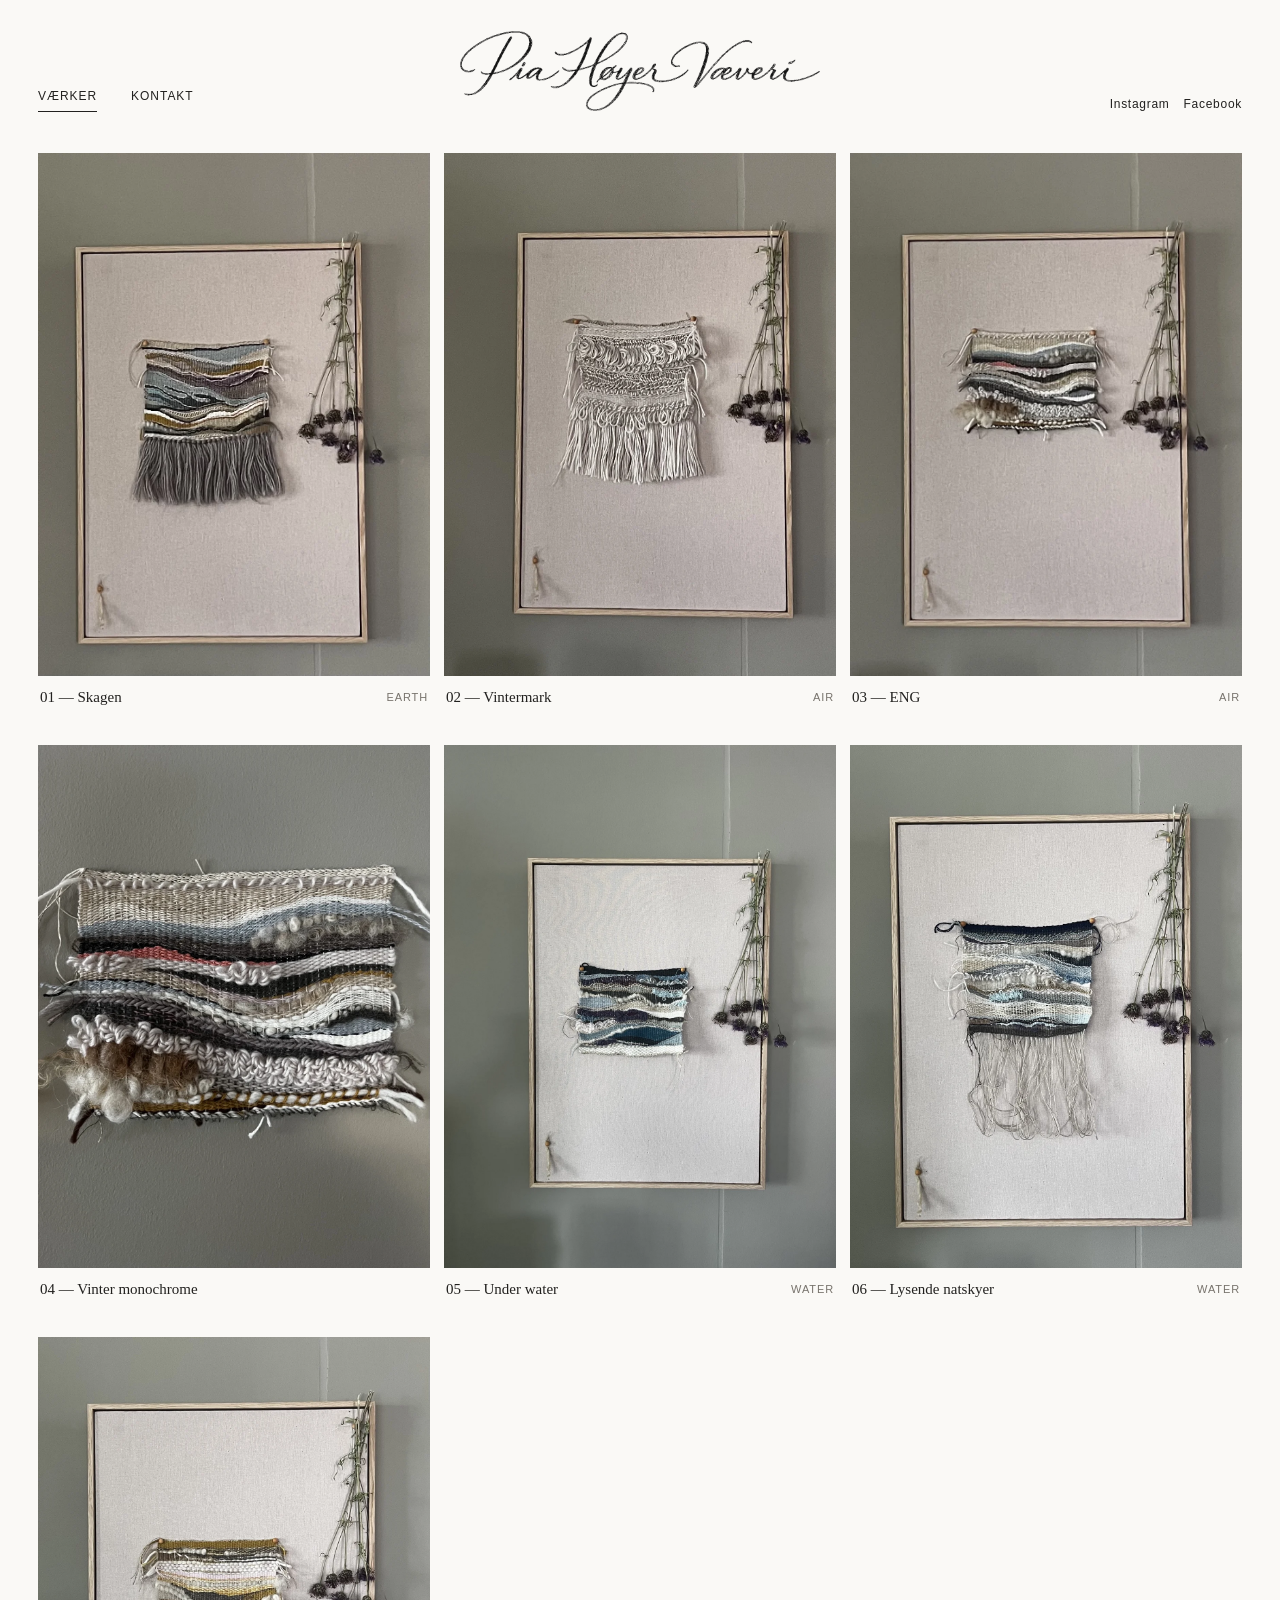
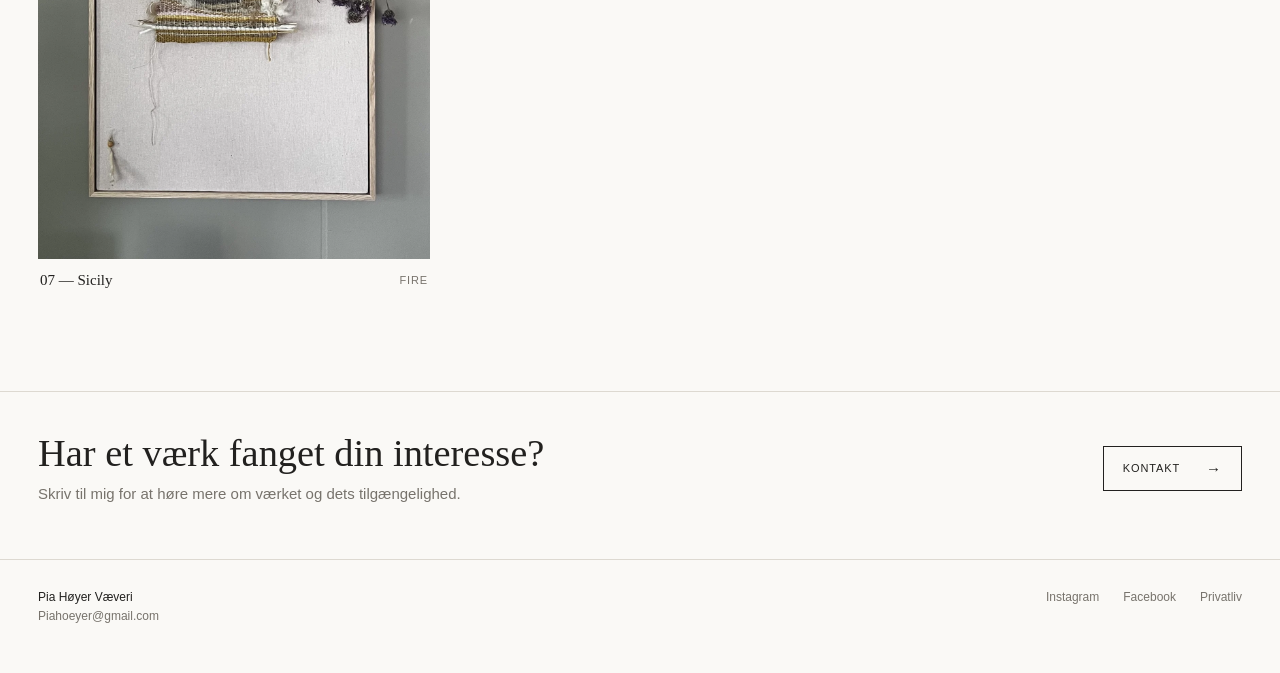
<file: index.html>
<!doctype html><html lang="da"><head><meta charset="utf-8"><meta name="viewport" content="width=device-width,initial-scale=1"><meta name="theme-color" content="#faf9f6"><link rel="icon" href="/assets/favicon.svg"><link rel="stylesheet" href="/assets/styles.css"><script src="/assets/site.js" defer></script><title>Pia Høyer Væveri</title><meta name="description" content="Håndvævede værker af Pia Høyer."></head><body data-page="home"><main><section id="works" class="gallery"><p class="loading">Indlæser værker…</p></section><section class="interest"><div><h2 id="interest-title">Har et værk fanget din interesse?</h2><p id="interest-text">Skriv til mig for at høre mere.</p></div><a class="button" href="/kontakt.html">Kontakt</a></section></main></body></html>
</file>
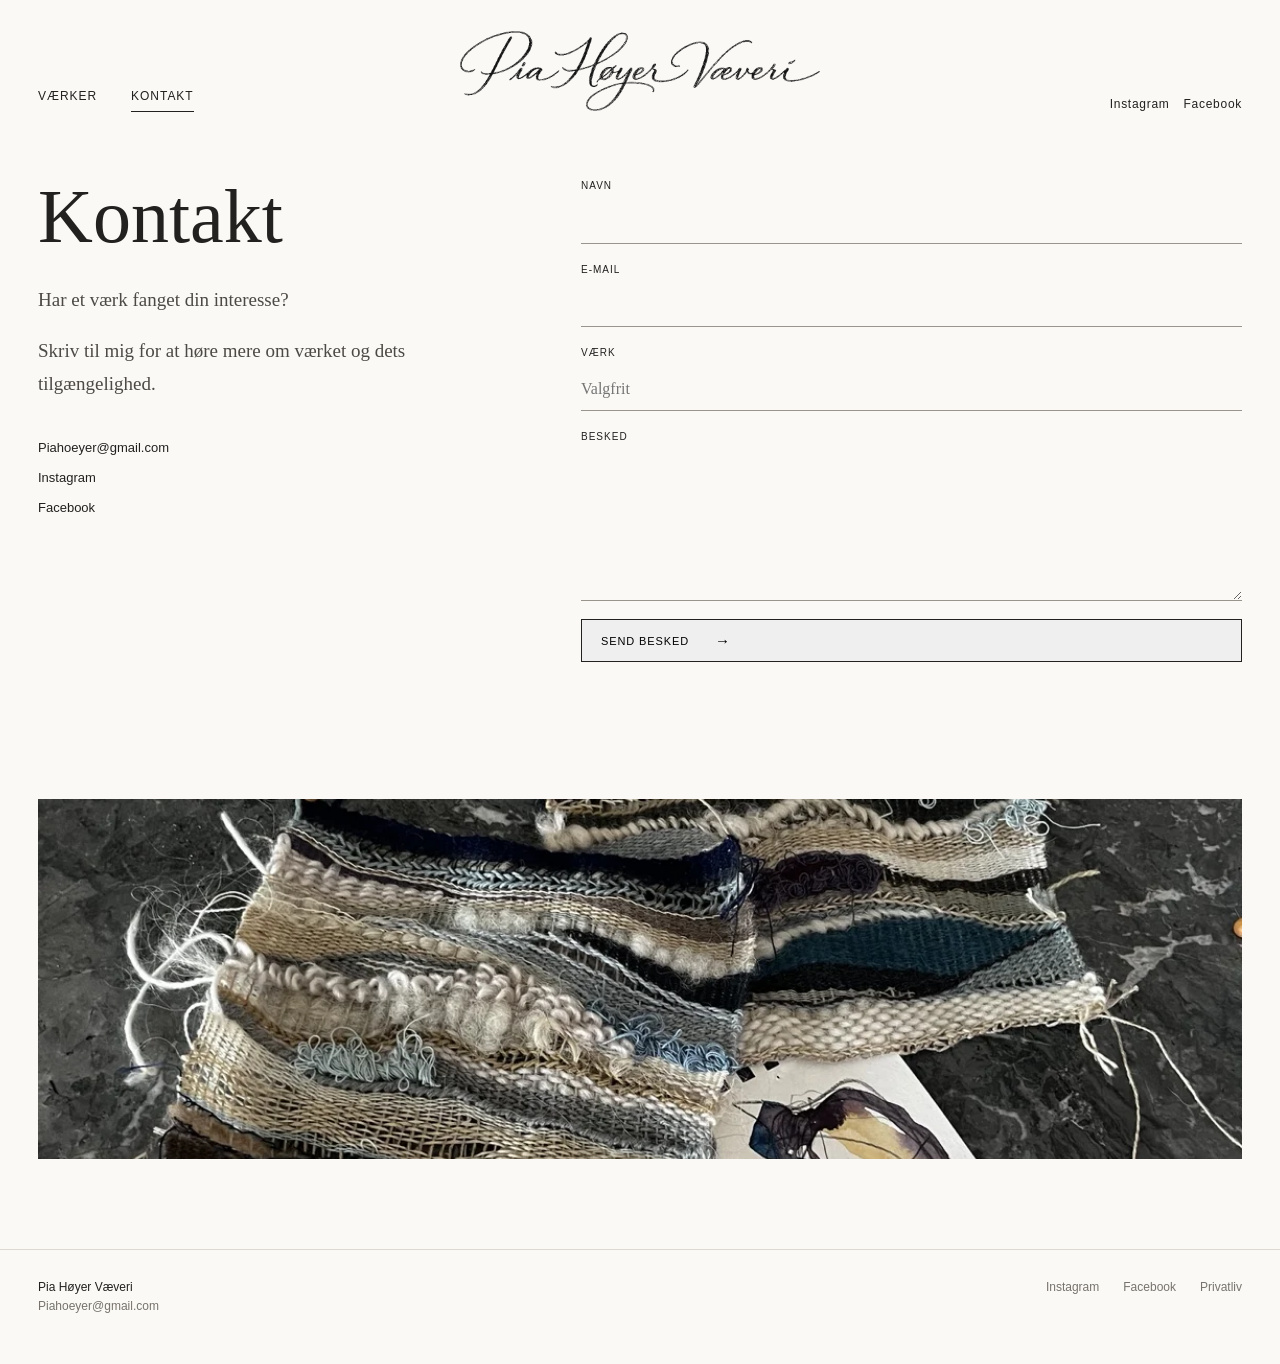
<file: kontakt.html>
<!doctype html><html lang="da"><head><meta charset="utf-8"><meta name="viewport" content="width=device-width,initial-scale=1"><meta name="theme-color" content="#faf9f6"><link rel="icon" href="/assets/favicon.svg"><link rel="stylesheet" href="/assets/styles.css"><script src="/assets/site.js" defer></script><title>Kontakt · Pia Høyer Væveri</title><meta name="description" content="Kontakt Pia Høyer om et vævet værk."></head><body data-page="contact"><main class="contact-page"><section class="contact-copy"><h1>Kontakt</h1><p id="contact-heading"></p><p id="contact-text"></p><div class="contact-meta"><a data-email></a><a data-instagram target="_blank" rel="noopener">Instagram</a><a data-facebook target="_blank" rel="noopener">Facebook</a></div></section><form class="contact-form" name="kontakt" method="POST" data-netlify="true" action="/tak.html"><input type="hidden" name="form-name" value="kontakt"><div class="field"><label for="name">Navn</label><input id="name" name="navn" required autocomplete="name"></div><div class="field"><label for="email">E-mail</label><input id="email" name="email" type="email" required autocomplete="email"></div><div class="field"><label for="work">Værk</label><input id="work" name="vaerk" placeholder="Valgfrit"></div><div class="field"><label for="message">Besked</label><textarea id="message" name="besked" required></textarea></div><button class="button" type="submit">Send besked</button></form><div class="contact-image"><img src="/media/process.webp" alt="Værker og skitser fra væveprocessen"></div></main></body></html>
</file>
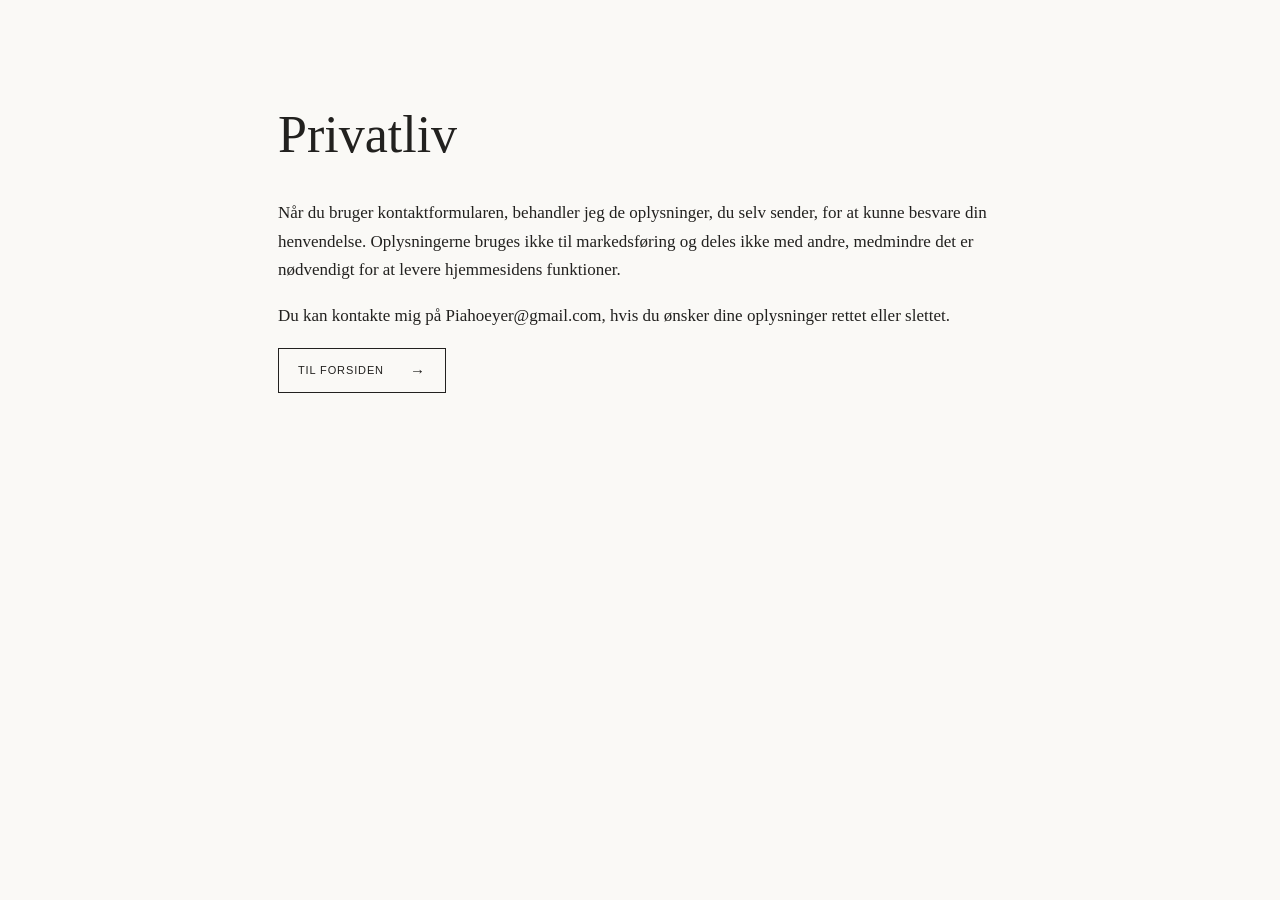
<file: privatliv.html>
<!doctype html><html lang="da"><head><meta charset="utf-8"><meta name="viewport" content="width=device-width,initial-scale=1"><meta name="theme-color" content="#faf9f6"><link rel="icon" href="/assets/favicon.svg"><link rel="stylesheet" href="/assets/styles.css"><script src="/assets/site.js" defer></script><title>Privatliv · Pia Høyer Væveri</title></head><body><main class="legal"><h1>Privatliv</h1><p>Når du bruger kontaktformularen, behandler jeg de oplysninger, du selv sender, for at kunne besvare din henvendelse. Oplysningerne bruges ikke til markedsføring og deles ikke med andre, medmindre det er nødvendigt for at levere hjemmesidens funktioner.</p><p>Du kan kontakte mig på <a data-email></a>, hvis du ønsker dine oplysninger rettet eller slettet.</p><a class="button" href="/">Til forsiden</a></main></body></html>
</file>
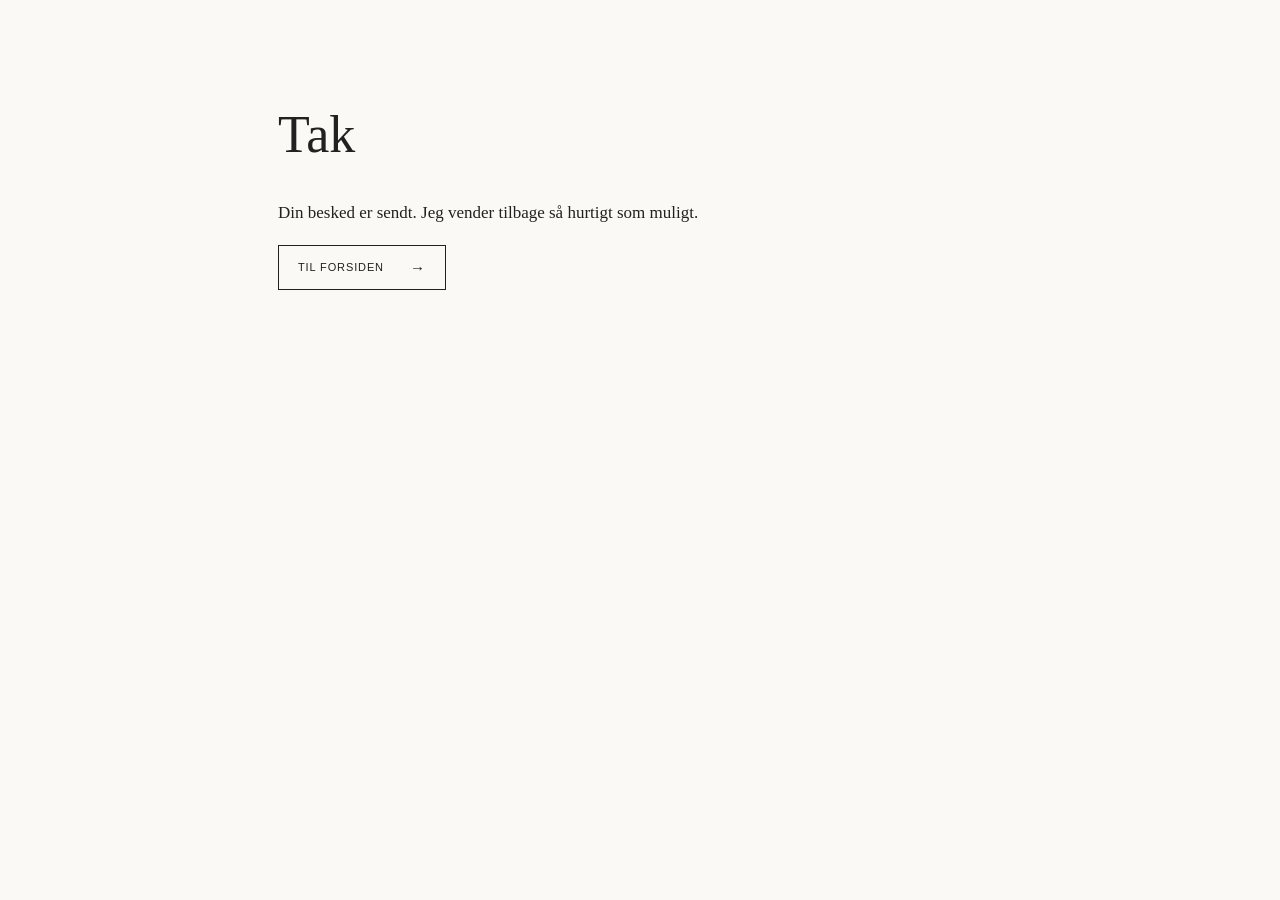
<file: tak.html>
<!doctype html><html lang="da"><head><meta charset="utf-8"><meta name="viewport" content="width=device-width,initial-scale=1"><meta name="theme-color" content="#faf9f6"><link rel="icon" href="/assets/favicon.svg"><link rel="stylesheet" href="/assets/styles.css"><script src="/assets/site.js" defer></script><title>Tak · Pia Høyer Væveri</title></head><body><main class="legal"><h1>Tak</h1><p>Din besked er sendt. Jeg vender tilbage så hurtigt som muligt.</p><a class="button" href="/">Til forsiden</a></main></body></html>
</file>
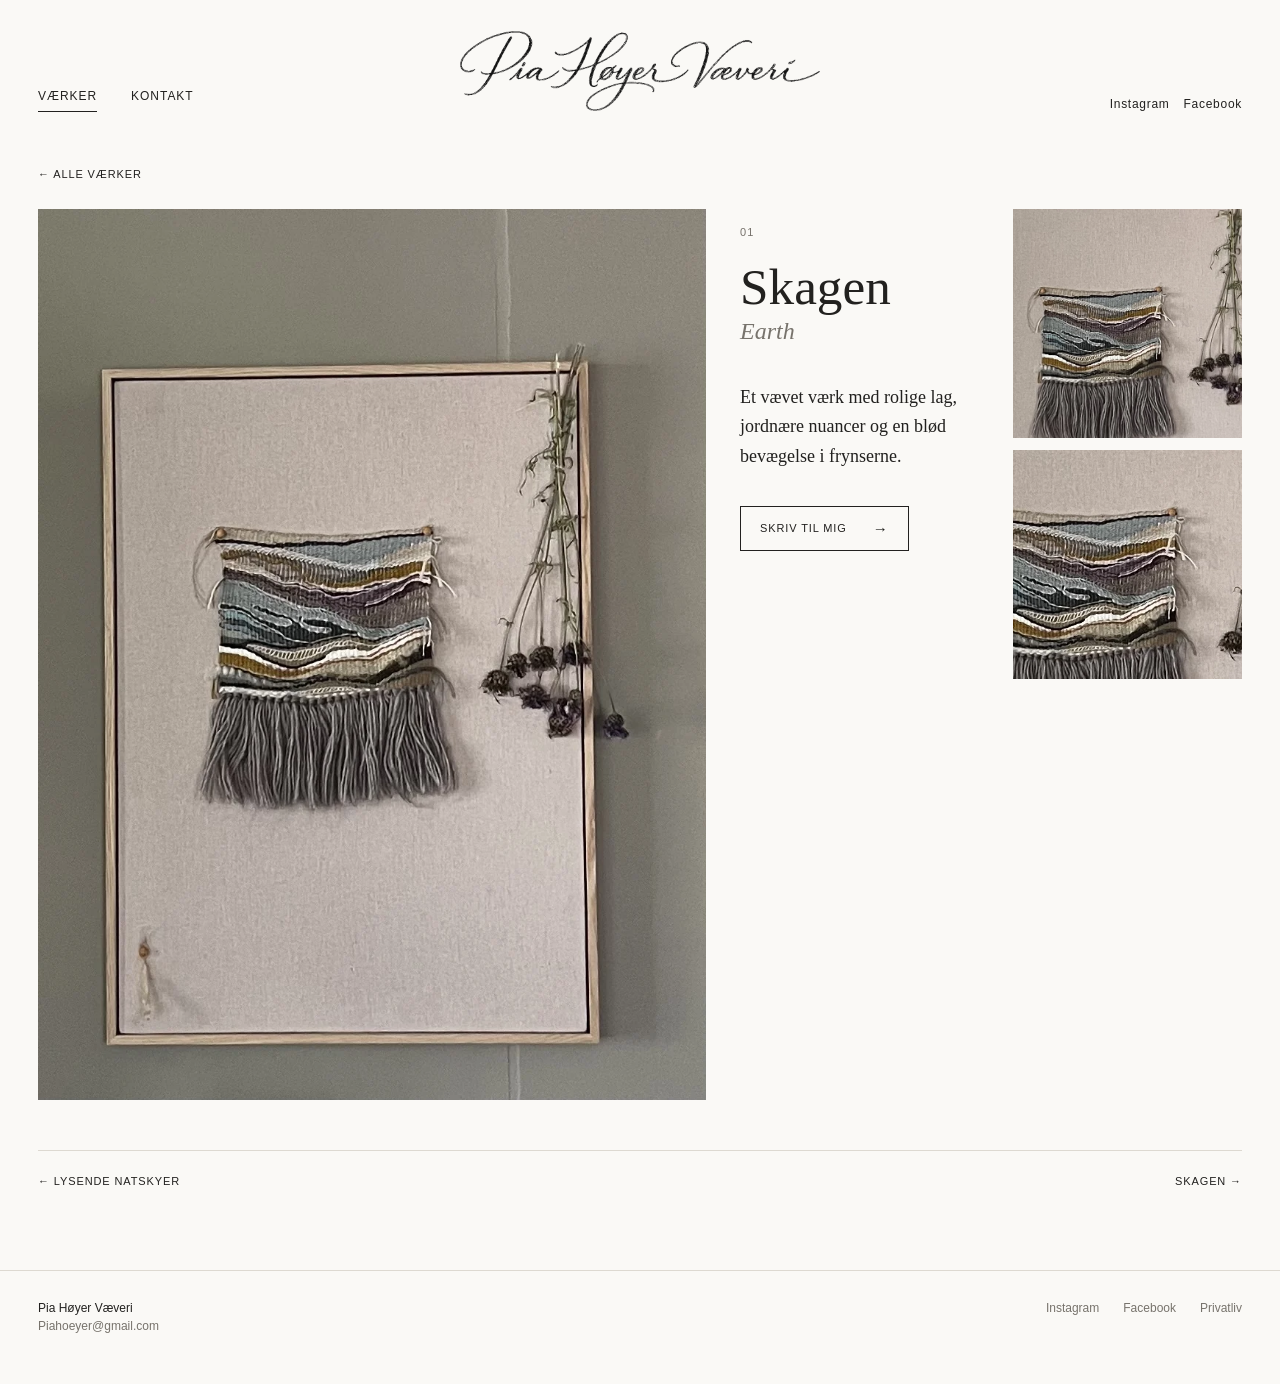
<file: vaerk.html>
<!doctype html><html lang="da"><head><meta charset="utf-8"><meta name="viewport" content="width=device-width,initial-scale=1"><meta name="theme-color" content="#faf9f6"><link rel="icon" href="/assets/favicon.svg"><link rel="stylesheet" href="/assets/styles.css"><script src="/assets/site.js" defer></script><title>Værk · Pia Høyer Væveri</title><meta name="description" content="Se et vævet værk af Pia Høyer."></head><body data-page="work"><main class="work-page"><a class="back" href="/">← Alle værker</a><div class="work-layout"><div class="work-main"><img id="main-image" alt=""></div><section class="work-info"><span id="number" class="work-number"></span><h1 id="work-title"></h1><p id="subtitle" class="work-subtitle"></p><p id="description" class="work-description"></p><a id="work-email" class="button" href="#">Skriv til mig</a></section><div id="work-gallery" class="work-gallery"></div></div><nav class="work-nav"><a id="prev" href="#"></a><a id="next" href="#"></a></nav></main></body></html>
</file>
<file: assets/styles.css>
:root{--paper:#faf9f6;--ink:#22211f;--muted:#77736c;--line:#ddd9d1;--panel:#f1f0ec;--max:1380px;--serif:Georgia,"Times New Roman",serif;--sans:Arial,Helvetica,sans-serif}
*{box-sizing:border-box}html{scroll-behavior:smooth}body{margin:0;background:var(--paper);color:var(--ink);font-family:var(--sans);font-size:15px;line-height:1.55;-webkit-font-smoothing:antialiased}a{color:inherit;text-decoration:none}img{display:block;width:100%;height:auto}.site-header{background:rgba(250,249,246,.96);border-bottom:1px solid transparent}.header-inner{max-width:var(--max);margin:auto;padding:28px 38px 18px;display:grid;grid-template-columns:1fr auto 1fr;align-items:end;gap:24px}.logo{justify-self:center;width:min(360px,44vw)}.logo img{height:86px;object-fit:contain}.nav{display:flex;gap:34px;align-items:center;font-size:12px;letter-spacing:.08em;text-transform:uppercase}.nav a{position:relative;padding:8px 0}.nav a::after{content:"";position:absolute;left:0;right:100%;bottom:2px;height:1px;background:var(--ink);transition:right .25s ease}.nav a:hover::after,.nav a.active::after{right:0}.header-spacer{min-width:100px}.socials{justify-self:end;display:flex;gap:14px;align-items:center}.socials a{font-size:12px;letter-spacing:.06em}.menu-button{display:none;background:none;border:0;padding:10px 0 10px 12px}.menu-button span{display:block;width:24px;height:1px;background:var(--ink);margin:6px 0;transition:.2s}.mobile-menu{display:none}.gallery{max-width:var(--max);margin:0 auto;padding:20px 38px 76px;display:grid;grid-template-columns:repeat(3,minmax(0,1fr));gap:14px}.work-card{min-width:0}.work-card a{display:block}.work-card figure{margin:0;background:#dadbd6;overflow:hidden}.work-card img{aspect-ratio:3/4;object-fit:cover;transition:transform .5s cubic-bezier(.2,.7,.2,1),opacity .25s}.work-card a:hover img{transform:scale(1.012);opacity:.94}.work-caption{display:flex;justify-content:space-between;gap:12px;padding:10px 2px 22px;font-family:var(--serif);font-size:15px}.work-caption span:last-child{font-family:var(--sans);font-size:11px;text-transform:uppercase;letter-spacing:.08em;color:var(--muted);padding-top:3px}.interest{max-width:var(--max);margin:0 auto;padding:40px 38px 54px;border-top:1px solid var(--line);display:flex;align-items:center;justify-content:space-between;gap:32px}.interest h2{font:400 clamp(25px,3vw,43px)/1.1 var(--serif);margin:0 0 8px}.interest p{margin:0;color:var(--muted)}.button{display:inline-flex;align-items:center;gap:26px;border:1px solid var(--ink);padding:13px 19px;font-size:11px;letter-spacing:.08em;text-transform:uppercase;white-space:nowrap;transition:.2s}.button::after{content:"→";font-size:15px;line-height:1}.button:hover{background:var(--ink);color:var(--paper)}.footer{max-width:var(--max);margin:auto;padding:28px 38px 48px;border-top:1px solid var(--line);display:grid;grid-template-columns:1fr auto;gap:24px;font-size:12px;color:var(--muted)}.footer strong{color:var(--ink);font-weight:400}.footer-links{display:flex;gap:24px}.loading{grid-column:1/-1;padding:80px 0;text-align:center;color:var(--muted)}
/* work detail */
.work-page{max-width:var(--max);margin:auto;padding:28px 38px 80px}.back{display:inline-block;font-size:11px;letter-spacing:.08em;text-transform:uppercase;margin:0 0 26px}.work-layout{display:grid;grid-template-columns:minmax(0,1.75fr) minmax(260px,.72fr) minmax(180px,.6fr);gap:16px;align-items:start}.work-main img{aspect-ratio:3/4;object-fit:cover;background:#deded9}.work-info{padding:10px 18px 20px}.work-number{font-size:11px;color:var(--muted);letter-spacing:.1em}.work-info h1{font:400 clamp(30px,4vw,54px)/1.04 var(--serif);margin:18px 0 4px}.work-subtitle{font:italic 24px var(--serif);color:var(--muted);margin:0 0 38px}.work-description{font:400 18px/1.65 var(--serif);margin:0 0 34px}.work-details{display:grid;gap:9px;margin:0 0 32px;color:var(--muted);font-size:12px}.work-gallery{display:grid;gap:12px}.work-gallery img{aspect-ratio:1/1;object-fit:cover;background:#deded9}.work-nav{display:flex;justify-content:space-between;margin-top:50px;border-top:1px solid var(--line);padding-top:22px;font-size:11px;text-transform:uppercase;letter-spacing:.08em}
/* contact */
.contact-page{max-width:var(--max);margin:auto;padding:45px 38px 90px;display:grid;grid-template-columns:.8fr 1.2fr;gap:8vw;align-items:start}.contact-copy h1{font:400 clamp(42px,6vw,76px)/1 var(--serif);margin:0 0 30px}.contact-copy p{max-width:440px;font:400 19px/1.7 var(--serif);color:#4d4a45}.contact-meta{margin-top:38px;display:grid;gap:10px;font-size:13px}.contact-form{display:grid;gap:18px}.field{display:grid;gap:7px}.field label{font-size:10px;text-transform:uppercase;letter-spacing:.1em}.field input,.field textarea{width:100%;border:0;border-bottom:1px solid #99958d;background:transparent;border-radius:0;padding:12px 0;font:16px var(--serif);outline:none}.field textarea{min-height:150px;resize:vertical}.field input:focus,.field textarea:focus{border-color:var(--ink)}.contact-image{grid-column:1/-1;margin-top:35px;height:360px;overflow:hidden}.contact-image img{height:100%;object-fit:cover;object-position:center 45%}.legal{max-width:800px;margin:auto;padding:70px 38px 100px}.legal h1{font:400 52px var(--serif)}.legal p{font:17px/1.7 var(--serif)}
@media(max-width:900px){.header-inner{grid-template-columns:1fr auto;padding:20px 18px 12px;align-items:center}.logo{justify-self:start;width:250px;max-width:68vw}.logo img{height:62px;object-position:left center}.desktop-nav,.socials{display:none}.menu-button{display:block}.mobile-menu{position:fixed;inset:0;background:var(--paper);z-index:10;padding:100px 28px 35px}.mobile-menu.open{display:flex;flex-direction:column;justify-content:space-between}.mobile-menu .nav{display:flex;flex-direction:column;align-items:flex-start;gap:14px;font:400 28px/1.25 var(--serif);text-transform:none;letter-spacing:0}.mobile-menu .socials{display:flex;justify-self:auto}.menu-button{position:relative;z-index:11}.menu-button.open span:first-child{transform:translateY(3.5px) rotate(45deg)}.menu-button.open span:last-child{transform:translateY(-3.5px) rotate(-45deg)}.gallery{padding:12px 10px 54px;grid-template-columns:repeat(2,minmax(0,1fr));gap:8px}.work-caption{font-size:13px;padding:7px 1px 16px;display:block}.work-caption span:last-child{display:block;margin-top:2px}.interest{margin:0 10px;padding:34px 4px 45px;display:block}.interest .button{margin-top:22px}.footer{margin:0 10px;padding:22px 4px 36px;grid-template-columns:1fr}.footer-links{gap:18px}.work-page{padding:18px 10px 60px}.work-layout{grid-template-columns:1fr}.work-info{padding:18px 5px 24px}.work-gallery{grid-template-columns:1fr 1fr;gap:8px}.work-gallery img{aspect-ratio:1/1}.contact-page{padding:35px 18px 70px;grid-template-columns:1fr;gap:45px}.contact-image{height:270px}.legal{padding:45px 20px 80px}.legal h1{font-size:42px}}
@media(prefers-reduced-motion:reduce){*{scroll-behavior:auto}.work-card img{transition:none}}
</file>
